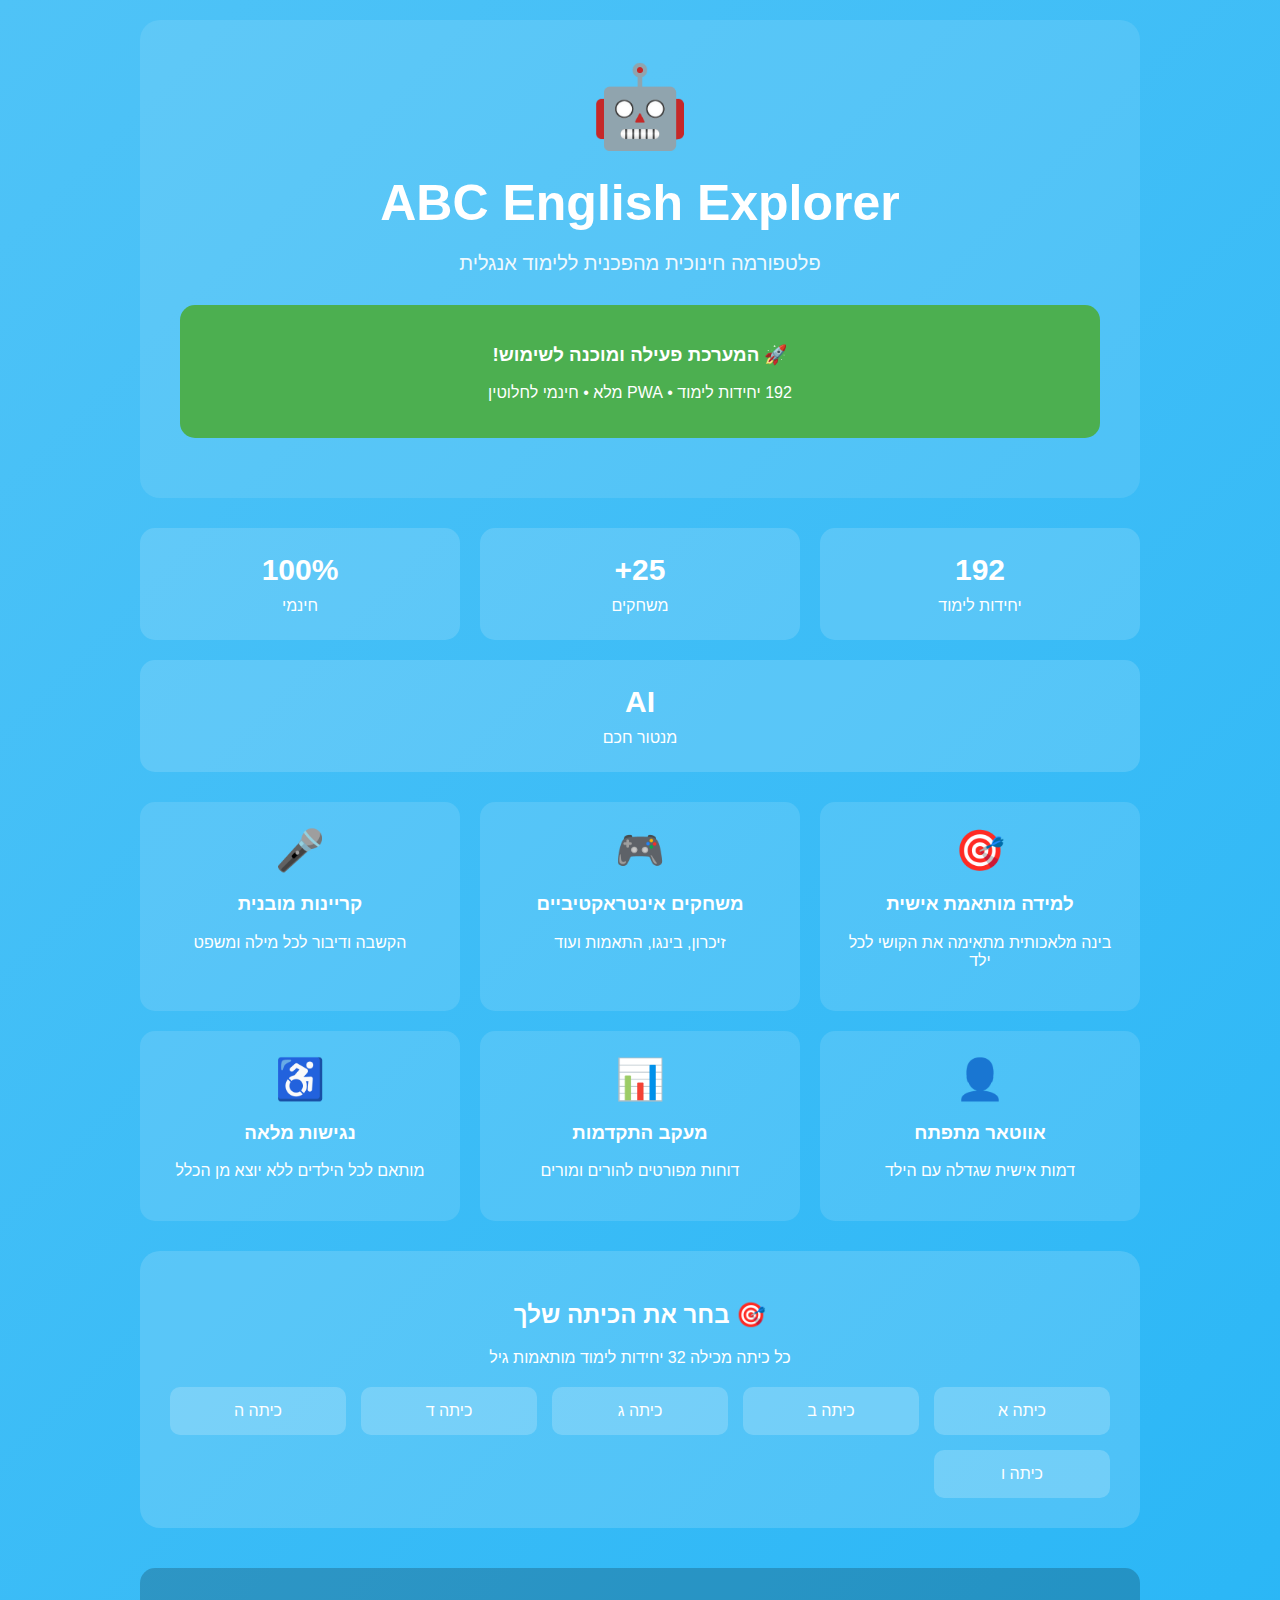
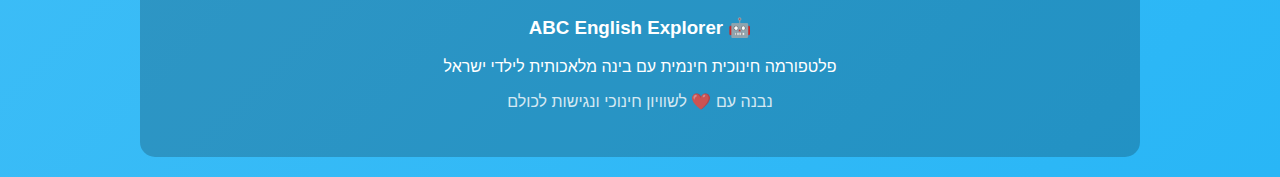
<file: index.html>
<!DOCTYPE html>
<html lang="he" dir="rtl">
<head>
<meta charset="UTF-8">
<meta name="viewport" content="width=device-width, initial-scale=1.0">
<title>🤖 ABC English Explorer</title>
<style>
body { font-family: Arial, sans-serif; background: linear-gradient(135deg, #4FC3F7, #29B6F6); color: white; margin: 0; padding: 20px; text-align: center; }
.container { max-width: 1000px; margin: 0 auto; }
.header { background: rgba(255,255,255,0.1); padding: 40px; border-radius: 20px; margin-bottom: 30px; }
.robot { font-size: 80px; margin-bottom: 20px; animation: bounce 2s infinite; }
h1 { font-size: 50px; margin: 20px 0; }
.subtitle { font-size: 20px; opacity: 0.9; margin-bottom: 30px; }
.stats { display: flex; gap: 20px; margin: 30px 0; flex-wrap: wrap; }
.stat { background: rgba(255,255,255,0.15); padding: 25px; border-radius: 15px; flex: 1; min-width: 200px; }
.stat-number { font-size: 30px; font-weight: bold; display: block; margin-bottom: 10px; }
.features { display: grid; grid-template-columns: repeat(auto-fit, minmax(300px, 1fr)); gap: 20px; margin: 30px 0; }
.feature { background: rgba(255,255,255,0.12); padding: 25px; border-radius: 15px; transition: transform 0.3s; }
.feature:hover { transform: translateY(-5px); }
.feature-icon { font-size: 40px; margin-bottom: 15px; }
.grade-section { background: rgba(255,255,255,0.15); padding: 30px; border-radius: 20px; margin: 30px 0; }
.grade-buttons { display: grid; grid-template-columns: repeat(auto-fit, minmax(150px, 1fr)); gap: 15px; margin-top: 20px; }
.grade-btn { background: rgba(255,255,255,0.2); border: none; color: white; padding: 15px 20px; border-radius: 10px; font-size: 16px; cursor: pointer; transition: all 0.3s; }
.grade-btn:hover { background: rgba(255,255,255,0.35); transform: translateY(-3px); }
.status { background: #4CAF50; padding: 20px; border-radius: 15px; margin: 20px 0; }
@keyframes bounce { 0%, 100% { transform: translateY(0); } 50% { transform: translateY(-10px); } }
@media (max-width: 768px) { .robot { font-size: 60px; } h1 { font-size: 35px; } .stats { flex-direction: column; } .features { grid-template-columns: 1fr; } }
</style>
</head>
<body>
<div class="container">
<div class="header">
<div class="robot">🤖</div>
<h1>ABC English Explorer</h1>
<p class="subtitle">פלטפורמה חינוכית מהפכנית ללימוד אנגלית</p>
<div class="status">
<h3>🚀 המערכת פעילה ומוכנה לשימוש!</h3>
<p>192 יחידות לימוד • PWA מלא • חינמי לחלוטין</p>
</div></div>
<div class="stats">
<div class="stat"><span class="stat-number">192</span><span>יחידות לימוד</span></div>
<div class="stat"><span class="stat-number">25+</span><span>משחקים</span></div>
<div class="stat"><span class="stat-number">100%</span><span>חינמי</span></div>
<div class="stat"><span class="stat-number">AI</span><span>מנטור חכם</span></div>
</div>
<div class="features">
<div class="feature"><div class="feature-icon">🎯</div><h3>למידה מותאמת אישית</h3><p>בינה מלאכותית מתאימה את הקושי לכל ילד</p></div>
<div class="feature"><div class="feature-icon">🎮</div><h3>משחקים אינטראקטיביים</h3><p>זיכרון, בינגו, התאמות ועוד</p></div>
<div class="feature"><div class="feature-icon">🎤</div><h3>קריינות מובנית</h3><p>הקשבה ודיבור לכל מילה ומשפט</p></div>
<div class="feature"><div class="feature-icon">👤</div><h3>אווטאר מתפתח</h3><p>דמות אישית שגדלה עם הילד</p></div>
<div class="feature"><div class="feature-icon">📊</div><h3>מעקב התקדמות</h3><p>דוחות מפורטים להורים ומורים</p></div>
<div class="feature"><div class="feature-icon">♿</div><h3>נגישות מלאה</h3><p>מותאם לכל הילדים ללא יוצא מן הכלל</p></div>
</div>
<div class="grade-section">
<h2>🎯 בחר את הכיתה שלך</h2>
<p>כל כיתה מכילה 32 יחידות לימוד מותאמות גיל</p>
<div class="grade-buttons">
<button class="grade-btn" onclick="alert('כיתה א - 32 יחידות בסיסיות!')">כיתה א</button>
<button class="grade-btn" onclick="alert('כיתה ב - 32 יחידות מעניינות!')">כיתה ב</button>
<button class="grade-btn" onclick="alert('כיתה ג - 32 יחידות מרתקות!')">כיתה ג</button>
<button class="grade-btn" onclick="alert('כיתה ד - 32 יחידות מאתגרות!')">כיתה ד</button>
<button class="grade-btn" onclick="alert('כיתה ה - 32 יחידות מקצועיות!')">כיתה ה</button>
<button class="grade-btn" onclick="alert('כיתה ו - 32 יחידות מתקדמות!')">כיתה ו</button>
</div></div>
<div style="background: rgba(0,0,0,0.2); padding: 30px; border-radius: 15px; margin-top: 40px;">
<h3>🤖 ABC English Explorer</h3>
<p>פלטפורמה חינוכית חינמית עם בינה מלאכותית לילדי ישראל</p>
<p style="margin-top: 15px; opacity: 0.8;">נבנה עם ❤️ לשוויון חינוכי ונגישות לכולם</p>
</div></div>
<script>
if ("serviceWorker" in navigator) {
navigator.serviceWorker.register("/sw.js").then(() => console.log("SW registered"));
}
console.log("🤖 ABC English Explorer מוכן לשימוש!");
</script>
</body></html>
</file>
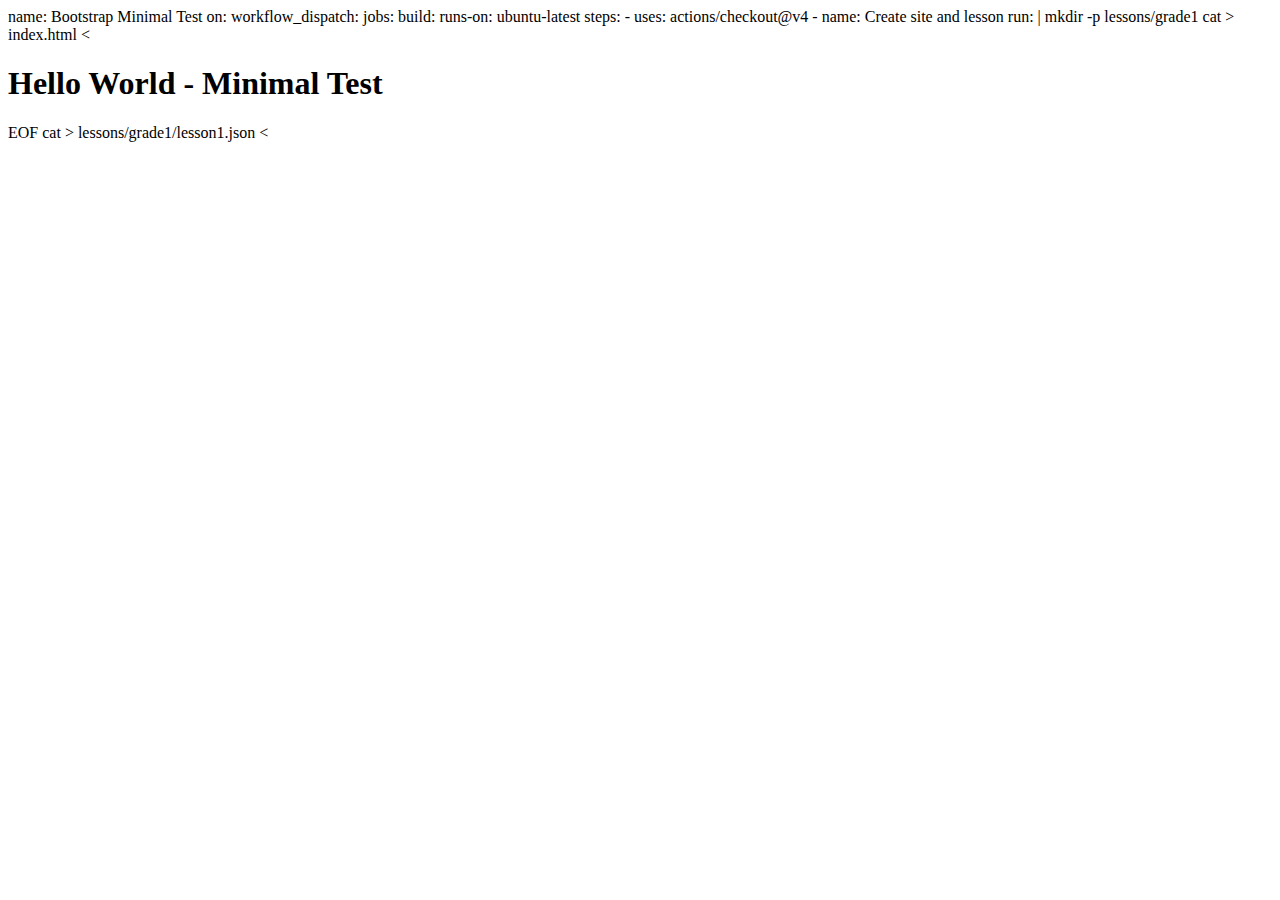
<file: .github/index.html>
name: Bootstrap Minimal Test

on:
  workflow_dispatch:

jobs:
  build:
    runs-on: ubuntu-latest
    steps:
      - uses: actions/checkout@v4

      - name: Create site and lesson
        run: |
          mkdir -p lessons/grade1
          cat > index.html <<EOF
<!DOCTYPE html>
<html>
  <body>
    <h1>Hello World - Minimal Test</h1>
  </body>
</html>
EOF
          cat > lessons/grade1/lesson1.json <<EOF
{
  "id": "grade1_lesson1",
  "title": "ABC - Minimal",
  "words": ["Apple","Ball","Cat"]
}
EOF

      - name: Commit and push
        run: |
          git config user.email "bot@now.com"
          git config user.name "Bot"
          git add .
          git commit -m "Minimal working index.html and lesson"
          git push
</file>
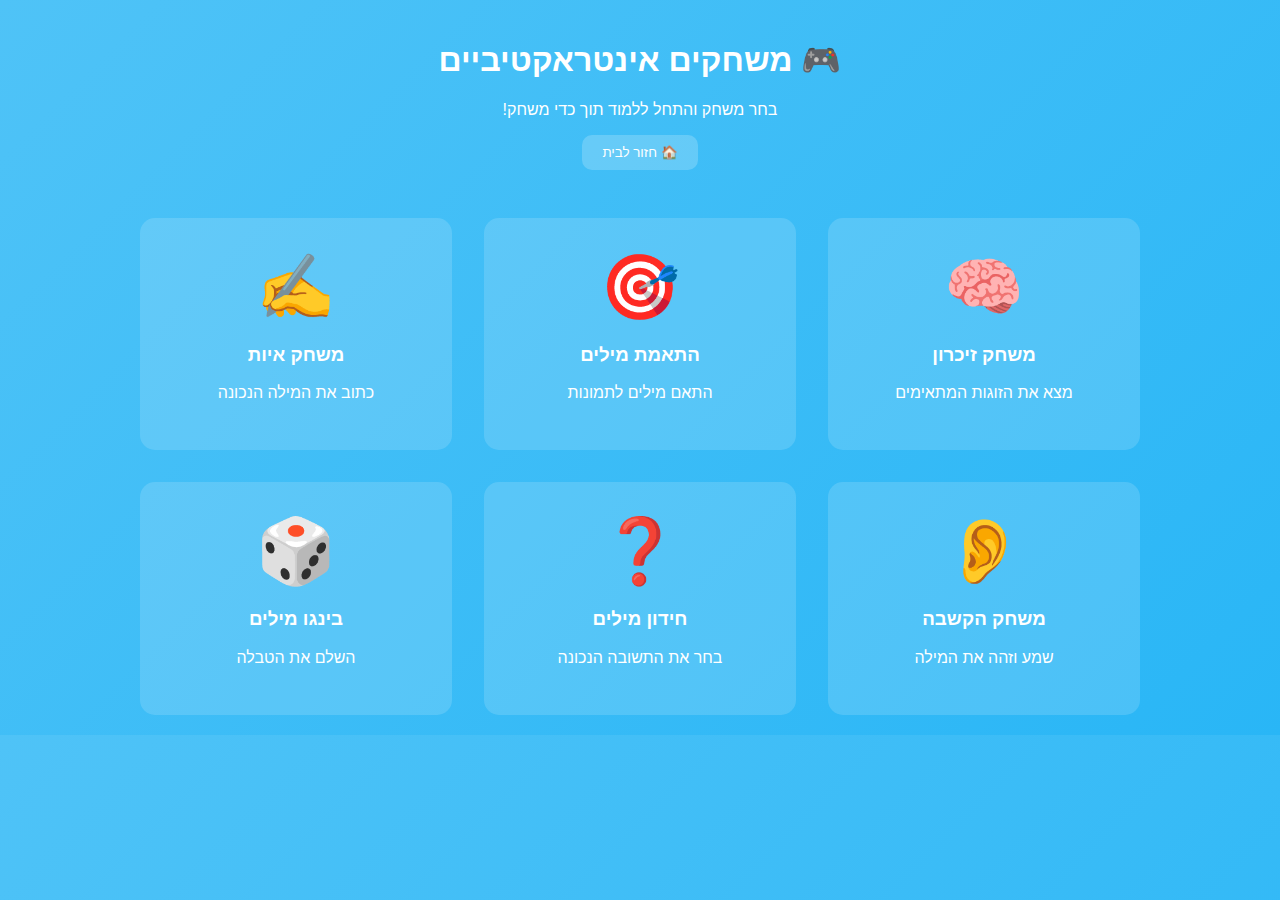
<file: games.html>
<!DOCTYPE html>
<html lang="he" dir="rtl">
<head>
<meta charset="UTF-8">
<meta name="viewport" content="width=device-width, initial-scale=1.0">
<title>משחקים - ABC English Explorer</title>
<style>
body { font-family: Arial, sans-serif; background: linear-gradient(135deg, #4FC3F7, #29B6F6); color: white; margin: 0; padding: 20px; }
.container { max-width: 1000px; margin: 0 auto; }
.header { text-align: center; margin-bottom: 3rem; }
.games-grid { display: grid; grid-template-columns: repeat(auto-fit, minmax(250px, 1fr)); gap: 2rem; }
.game-card { background: rgba(255,255,255,0.15); padding: 2rem; border-radius: 15px; text-align: center; cursor: pointer; transition: transform 0.3s; }
.game-card:hover { transform: translateY(-8px); }
.game-icon { font-size: 4rem; margin-bottom: 1rem; }
</style>
</head>
<body>
<div class="container">
<div class="header">
<h1>🎮 משחקים אינטראקטיביים</h1>
<p>בחר משחק והתחל ללמוד תוך כדי משחק!</p>
<button onclick="window.location.href='index.html'" style="background: rgba(255,255,255,0.2); border: none; color: white; padding: 10px 20px; border-radius: 10px; cursor: pointer;">🏠 חזור לבית</button>
</div>
<div class="games-grid">
<div class="game-card" onclick="playGame('memory')">
<div class="game-icon">🧠</div>
<h3>משחק זיכרון</h3>
<p>מצא את הזוגות המתאימים</p>
</div>
<div class="game-card" onclick="playGame('matching')">
<div class="game-icon">🎯</div>
<h3>התאמת מילים</h3>
<p>התאם מילים לתמונות</p>
</div>
<div class="game-card" onclick="playGame('spelling')">
<div class="game-icon">✍️</div>
<h3>משחק איות</h3>
<p>כתוב את המילה הנכונה</p>
</div>
<div class="game-card" onclick="playGame('listening')">
<div class="game-icon">👂</div>
<h3>משחק הקשבה</h3>
<p>שמע וזהה את המילה</p>
</div>
<div class="game-card" onclick="playGame('quiz')">
<div class="game-icon">❓</div>
<h3>חידון מילים</h3>
<p>בחר את התשובה הנכונה</p>
</div>
<div class="game-card" onclick="playGame('bingo')">
<div class="game-icon">🎲</div>
<h3>בינגו מילים</h3>
<p>השלם את הטבלה</p>
</div>
</div>
</div>
<script>
function playGame(type) {
const games = {
memory: "🧠 משחק זיכרון מתחיל!\n16 כרטיסיות עם 8 זוגות למציאה.",
matching: "🎯 התאמת מילים מתחילה!\nגרור מילים לתמונות המתאימות.",
spelling: "✍️ משחק איות מתחיל!\n10 מילים לאיות נכון.",
listening: "👂 משחק הקשבה מתחיל!\nשמע ובחר את התמונה הנכונה.",
quiz: "❓ חידון מילים מתחיל!\n15 שאלות עם 4 אפשרויות.",
bingo: "🎲 בינגו מילים מתחיל!\nהשלם שורה או עמודה!"
};
alert(games[type]);
}
</script>
</body>
</html>
</file>
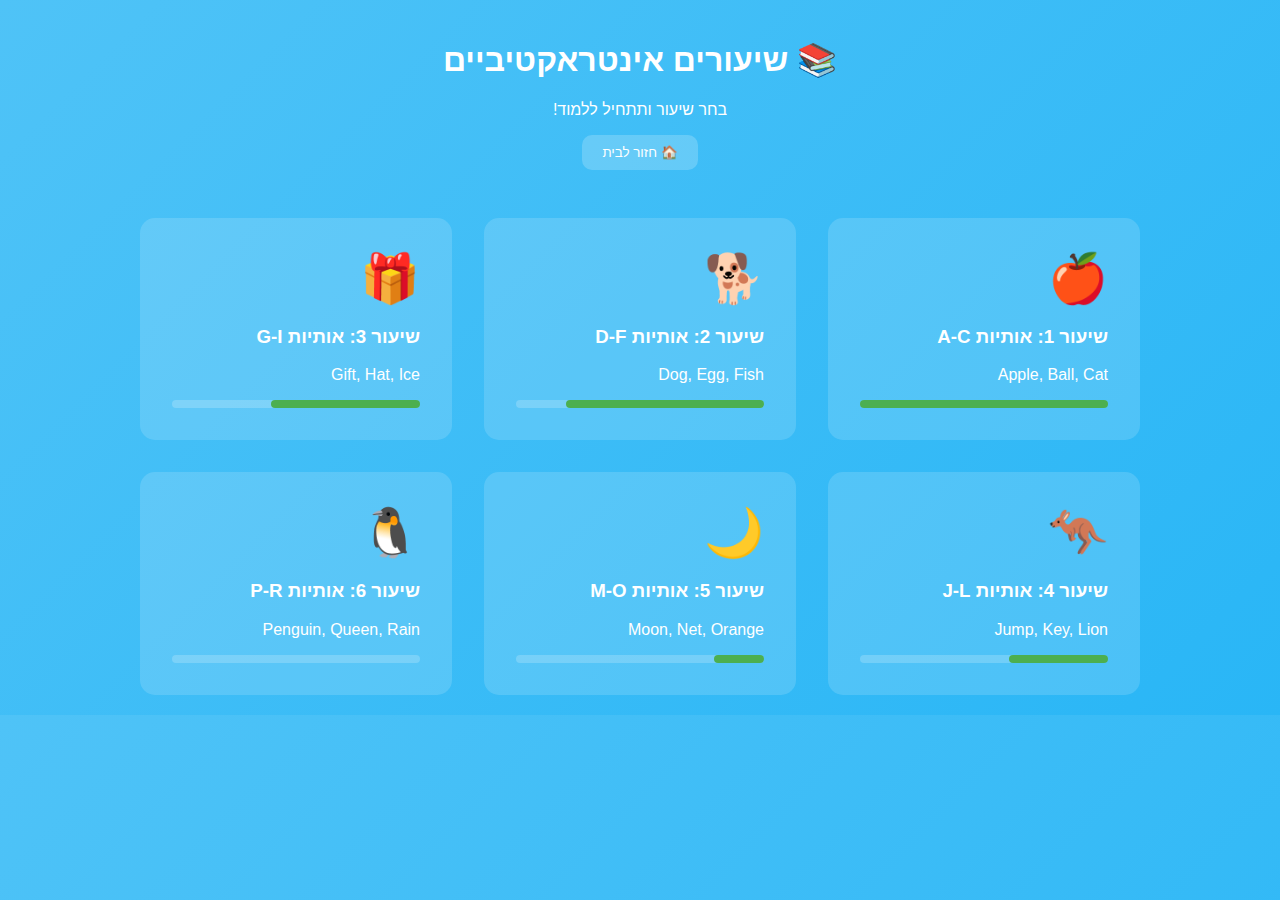
<file: lessons.html>
<!DOCTYPE html>
<html lang="he" dir="rtl">
<head>
<meta charset="UTF-8">
<meta name="viewport" content="width=device-width, initial-scale=1.0">
<title>שיעורים - ABC English Explorer</title>
<style>
body { font-family: Arial, sans-serif; background: linear-gradient(135deg, #4FC3F7, #29B6F6); color: white; margin: 0; padding: 20px; }
.container { max-width: 1000px; margin: 0 auto; }
.header { text-align: center; margin-bottom: 3rem; }
.lessons-grid { display: grid; grid-template-columns: repeat(auto-fit, minmax(300px, 1fr)); gap: 2rem; }
.lesson-card { background: rgba(255,255,255,0.15); padding: 2rem; border-radius: 15px; cursor: pointer; transition: transform 0.3s; }
.lesson-card:hover { transform: translateY(-5px); }
.lesson-icon { font-size: 3rem; margin-bottom: 1rem; }
.progress-bar { background: rgba(255,255,255,0.2); height: 8px; border-radius: 4px; margin-top: 1rem; }
.progress-fill { background: #4CAF50; height: 100%; border-radius: 4px; }
</style>
</head>
<body>
<div class="container">
<div class="header">
<h1>📚 שיעורים אינטראקטיביים</h1>
<p>בחר שיעור ותתחיל ללמוד!</p>
<button onclick="window.location.href='index.html'" style="background: rgba(255,255,255,0.2); border: none; color: white; padding: 10px 20px; border-radius: 10px; cursor: pointer;">🏠 חזור לבית</button>
</div>
<div class="lessons-grid">
<div class="lesson-card" onclick="startLesson(1)">
<div class="lesson-icon">🍎</div>
<h3>שיעור 1: אותיות A-C</h3>
<p>Apple, Ball, Cat</p>
<div class="progress-bar"><div class="progress-fill" style="width: 100%;"></div></div>
</div>
<div class="lesson-card" onclick="startLesson(2)">
<div class="lesson-icon">🐕</div>
<h3>שיעור 2: אותיות D-F</h3>
<p>Dog, Egg, Fish</p>
<div class="progress-bar"><div class="progress-fill" style="width: 80%;"></div></div>
</div>
<div class="lesson-card" onclick="startLesson(3)">
<div class="lesson-icon">🎁</div>
<h3>שיעור 3: אותיות G-I</h3>
<p>Gift, Hat, Ice</p>
<div class="progress-bar"><div class="progress-fill" style="width: 60%;"></div></div>
</div>
<div class="lesson-card" onclick="startLesson(4)">
<div class="lesson-icon">🦘</div>
<h3>שיעור 4: אותיות J-L</h3>
<p>Jump, Key, Lion</p>
<div class="progress-bar"><div class="progress-fill" style="width: 40%;"></div></div>
</div>
<div class="lesson-card" onclick="startLesson(5)">
<div class="lesson-icon">🌙</div>
<h3>שיעור 5: אותיות M-O</h3>
<p>Moon, Net, Orange</p>
<div class="progress-bar"><div class="progress-fill" style="width: 20%;"></div></div>
</div>
<div class="lesson-card" onclick="startLesson(6)">
<div class="lesson-icon">🐧</div>
<h3>שיעור 6: אותיות P-R</h3>
<p>Penguin, Queen, Rain</p>
<div class="progress-bar"><div class="progress-fill" style="width: 0%;"></div></div>
</div>
</div>
</div>
<script>
function startLesson(num) {
alert("🚀 שיעור " + num + " מתחיל!\n\nישנם " + (num * 3) + " מילים חדשות לללמוד.\nמוכן להתחיל?");
}
</script>
</body>
</html>
</file>
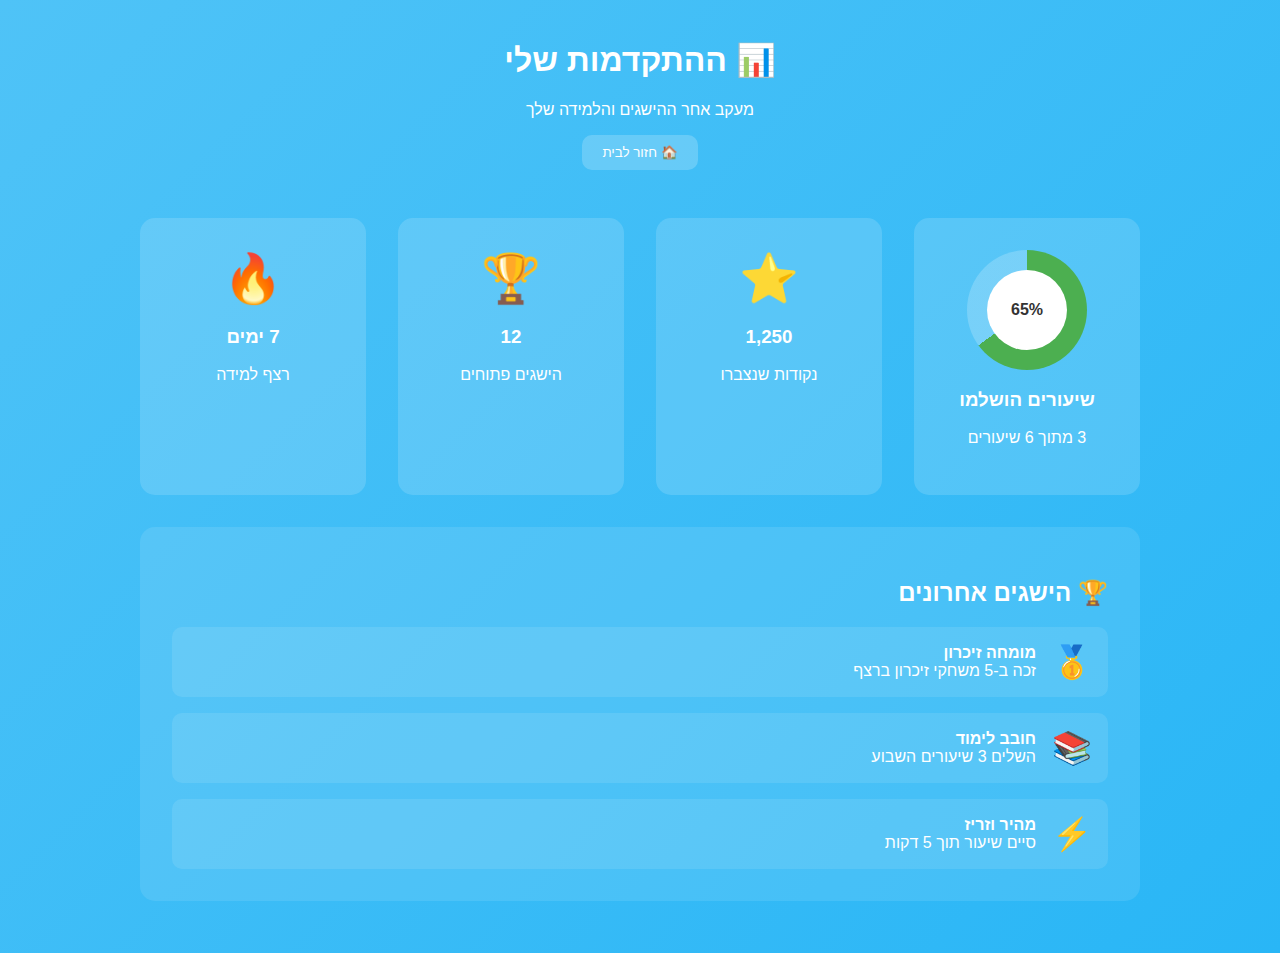
<file: progress.html>
<!DOCTYPE html>
<html lang="he" dir="rtl">
<head>
<meta charset="UTF-8">
<meta name="viewport" content="width=device-width, initial-scale=1.0">
<title>התקדמות - ABC English Explorer</title>
<style>
body { font-family: Arial, sans-serif; background: linear-gradient(135deg, #4FC3F7, #29B6F6); color: white; margin: 0; padding: 20px; }
.container { max-width: 1000px; margin: 0 auto; }
.header { text-align: center; margin-bottom: 3rem; }
.stats-grid { display: grid; grid-template-columns: repeat(auto-fit, minmax(200px, 1fr)); gap: 2rem; margin: 2rem 0; }
.stat-card { background: rgba(255,255,255,0.15); padding: 2rem; border-radius: 15px; text-align: center; }
.progress-circle { width: 120px; height: 120px; border-radius: 50%; background: conic-gradient(#4CAF50 65%, rgba(255,255,255,0.2) 0); display: flex; align-items: center; justify-content: center; margin: 0 auto 1rem; }
.circle-inner { width: 80px; height: 80px; background: white; border-radius: 50%; display: flex; align-items: center; justify-content: center; color: #333; font-weight: bold; }
</style>
</head>
<body>
<div class="container">
<div class="header">
<h1>📊 ההתקדמות שלי</h1>
<p>מעקב אחר ההישגים והלמידה שלך</p>
<button onclick="window.location.href='index.html'" style="background: rgba(255,255,255,0.2); border: none; color: white; padding: 10px 20px; border-radius: 10px; cursor: pointer;">🏠 חזור לבית</button>
</div>
<div class="stats-grid">
<div class="stat-card">
<div class="progress-circle">
<div class="circle-inner">65%</div>
</div>
<h3>שיעורים הושלמו</h3>
<p>3 מתוך 6 שיעורים</p>
</div>
<div class="stat-card">
<div style="font-size: 3rem; margin-bottom: 1rem;">⭐</div>
<h3>1,250</h3>
<p>נקודות שנצברו</p>
</div>
<div class="stat-card">
<div style="font-size: 3rem; margin-bottom: 1rem;">🏆</div>
<h3>12</h3>
<p>הישגים פתוחים</p>
</div>
<div class="stat-card">
<div style="font-size: 3rem; margin-bottom: 1rem;">🔥</div>
<h3>7 ימים</h3>
<p>רצף למידה</p>
</div>
</div>
<div style="background: rgba(255,255,255,0.1); padding: 2rem; border-radius: 15px; margin: 2rem 0;">
<h2>🏆 הישגים אחרונים</h2>
<div style="display: grid; gap: 1rem;">
<div style="display: flex; align-items: center; gap: 1rem; padding: 1rem; background: rgba(255,255,255,0.1); border-radius: 10px;">
<span style="font-size: 2rem;">🥇</span>
<div><strong>מומחה זיכרון</strong><br>זכה ב-5 משחקי זיכרון ברצף</div>
</div>
<div style="display: flex; align-items: center; gap: 1rem; padding: 1rem; background: rgba(255,255,255,0.1); border-radius: 10px;">
<span style="font-size: 2rem;">📚</span>
<div><strong>חובב לימוד</strong><br>השלים 3 שיעורים השבוע</div>
</div>
<div style="display: flex; align-items: center; gap: 1rem; padding: 1rem; background: rgba(255,255,255,0.1); border-radius: 10px;">
<span style="font-size: 2rem;">⚡</span>
<div><strong>מהיר וזריז</strong><br>סיים שיעור תוך 5 דקות</div>
</div>
</div>
</div>
</div>
</body>
</html>
</file>
